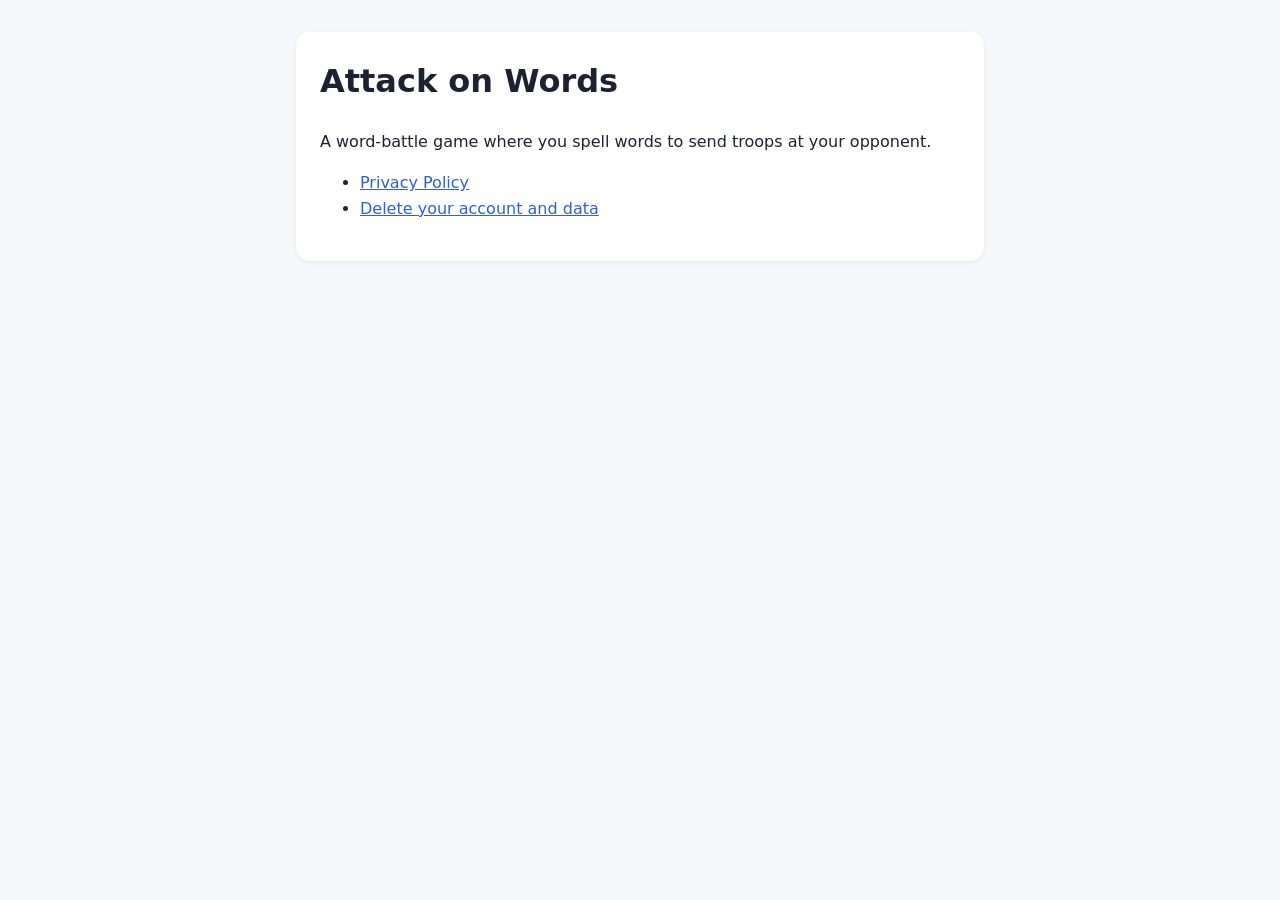
<file: index.html>
<!doctype html>
<html lang="en">
<head>
<meta charset="utf-8">
<meta name="viewport" content="width=device-width, initial-scale=1">
<title>Attack on Words</title>
<link rel="stylesheet" href="style.css">
</head>
<body>
<main>
  <div class="card">
    <h1>Attack on Words</h1>
    <p>A word-battle game where you spell words to send troops at your opponent.</p>
    <ul>
      <li><a href="privacy.html">Privacy Policy</a></li>
      <li><a href="delete-account.html">Delete your account and data</a></li>
    </ul>
  </div>
</main>
</body>
</html>
</file>
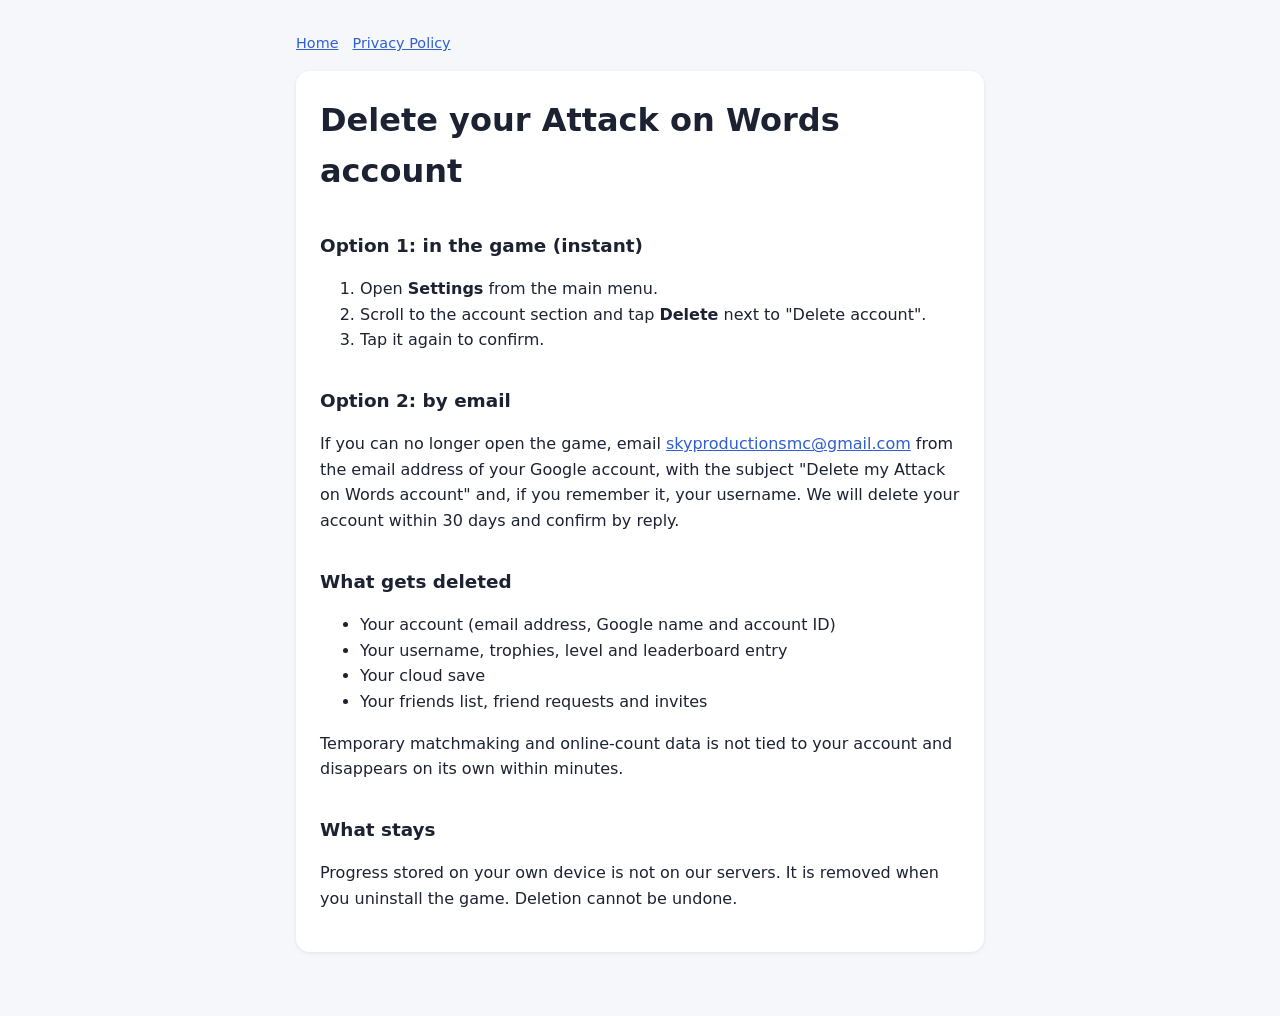
<file: delete-account.html>
<!doctype html>
<html lang="en">

<head>
  <meta charset="utf-8">
  <meta name="viewport" content="width=device-width, initial-scale=1">
  <title>Delete your account - Attack on Words</title>
  <link rel="stylesheet" href="style.css">
</head>

<body>
  <main>
    <nav><a href="index.html">Home</a><a href="privacy.html">Privacy Policy</a></nav>
    <div class="card">
      <h1>Delete your Attack on Words account</h1>

      <h2>Option 1: in the game (instant)</h2>
      <ol>
        <li>Open <strong>Settings</strong> from the main menu.</li>
        <li>Scroll to the account section and tap <strong>Delete</strong> next to "Delete account".</li>
        <li>Tap it again to confirm.</li>
      </ol>

      <h2>Option 2: by email</h2>
      <p>If you can no longer open the game, email <a
          href="mailto:skyproductionsmc@gmail.com?subject=Delete%20my%20Attack%20on%20Words%20account">skyproductionsmc@gmail.com</a>
        from the email address of your Google account, with the subject "Delete my Attack on Words account" and, if you
        remember it, your username. We will delete your account within 30 days and confirm by reply.</p>

      <h2>What gets deleted</h2>
      <ul>
        <li>Your account (email address, Google name and account ID)</li>
        <li>Your username, trophies, level and leaderboard entry</li>
        <li>Your cloud save</li>
        <li>Your friends list, friend requests and invites</li>
      </ul>
      <p>Temporary matchmaking and online-count data is not tied to your account and disappears on its own within
        minutes.</p>

      <h2>What stays</h2>
      <p>Progress stored on your own device is not on our servers. It is removed when you uninstall the game. Deletion
        cannot be undone.</p>
    </div>
  </main>
</body>

</html>
</file>
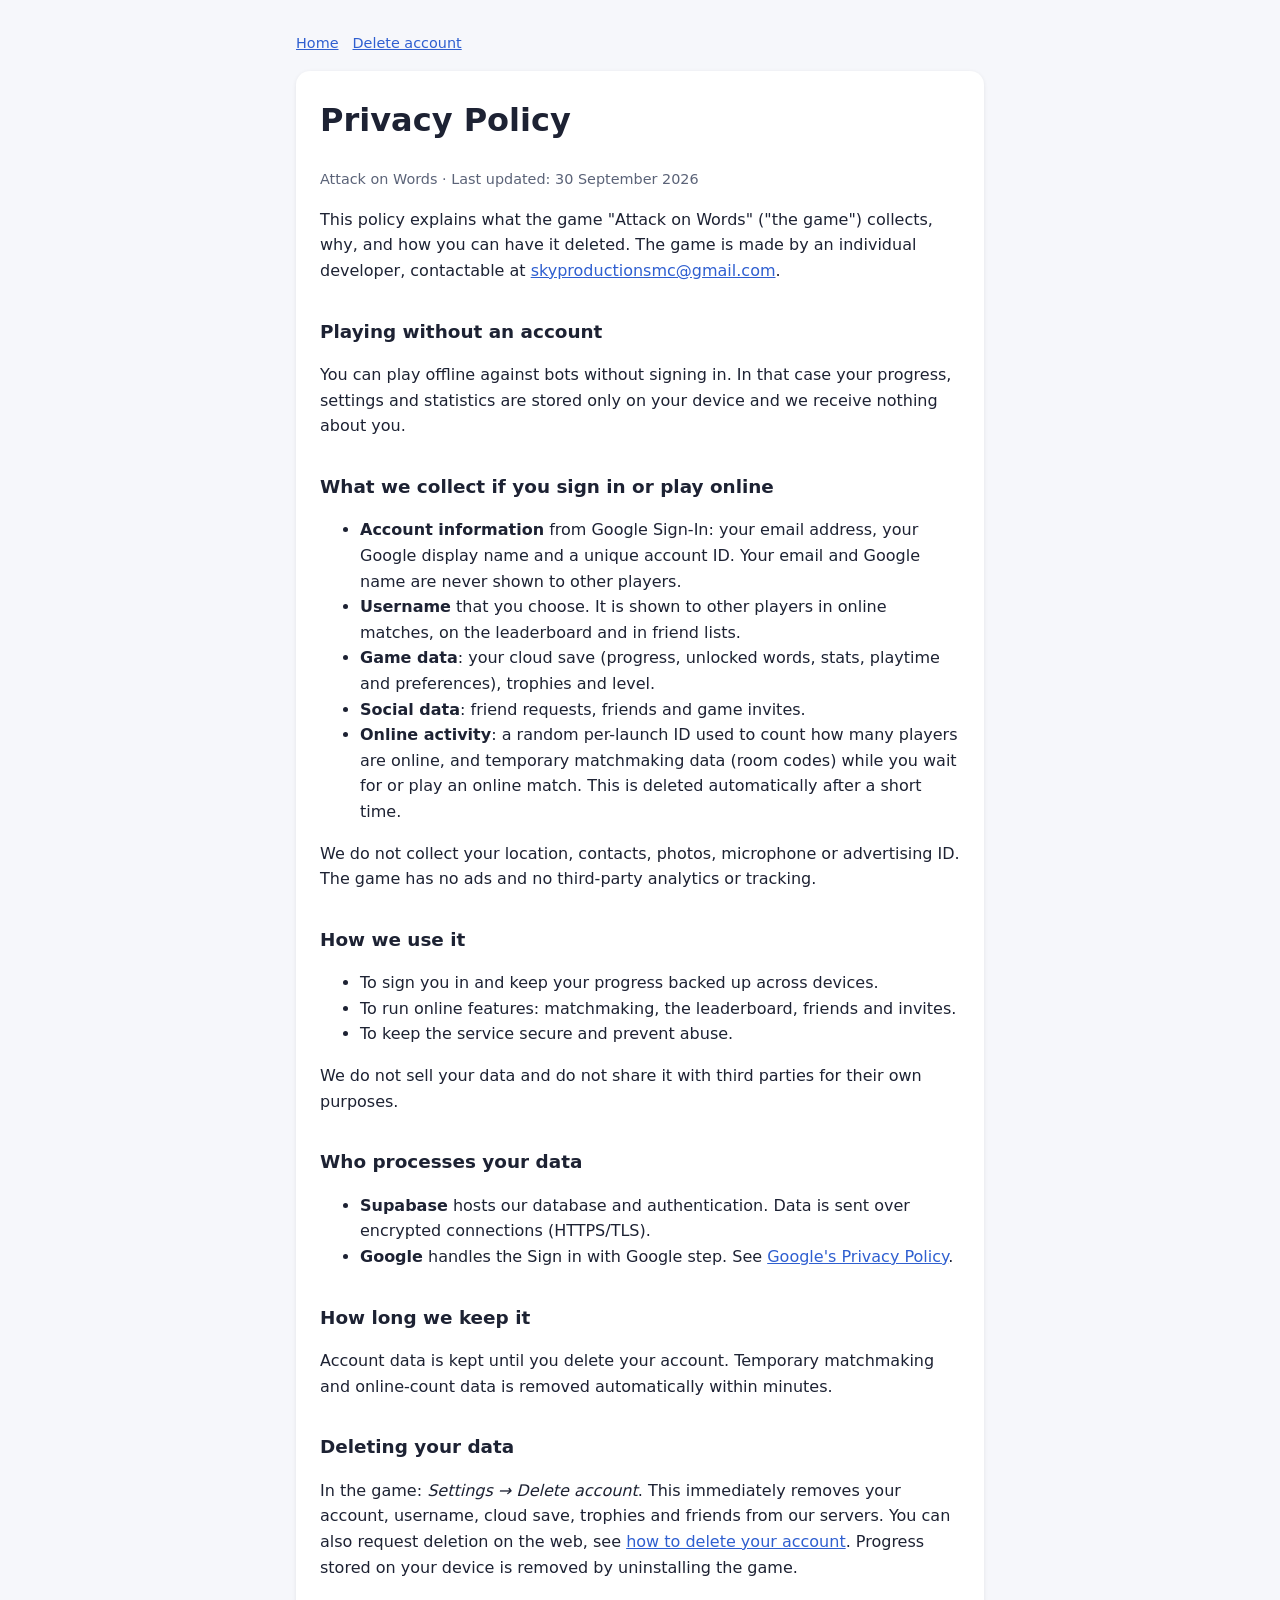
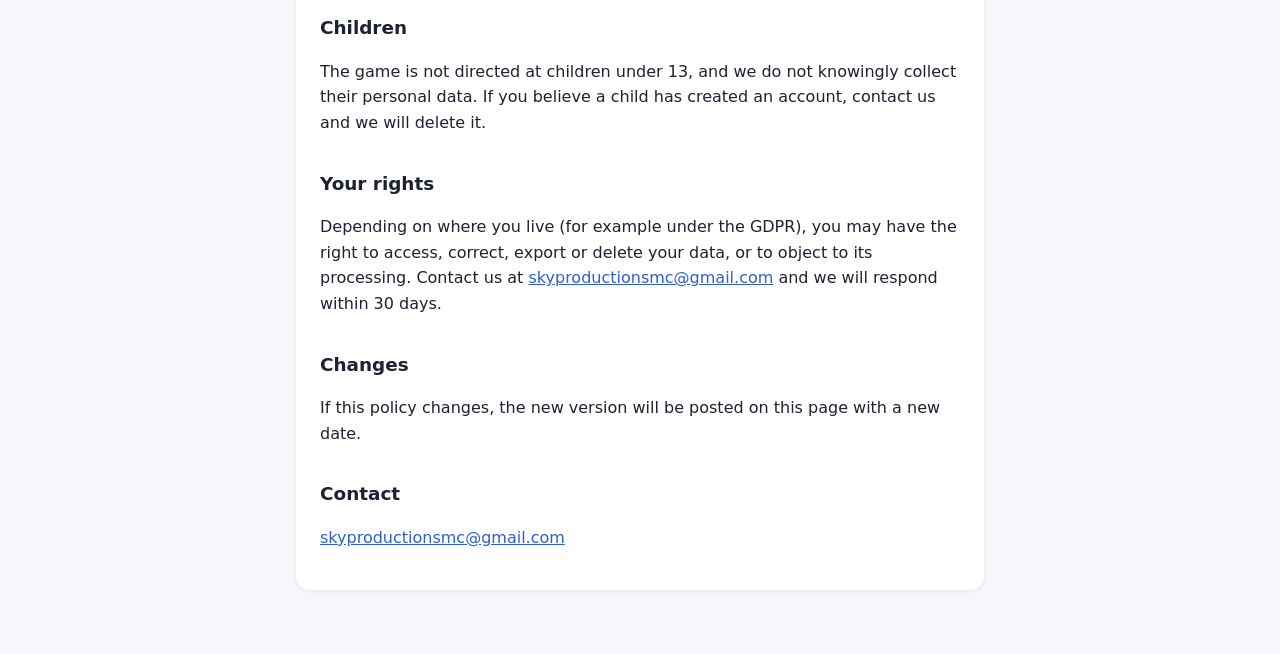
<file: privacy.html>
<!doctype html>
<html lang="en">

<head>
  <meta charset="utf-8">
  <meta name="viewport" content="width=device-width, initial-scale=1">
  <title>Privacy Policy - Attack on Words</title>
  <link rel="stylesheet" href="style.css">
</head>

<body>
  <main>
    <nav><a href="index.html">Home</a><a href="delete-account.html">Delete account</a></nav>
    <div class="card">
      <h1>Privacy Policy</h1>
      <p class="muted">Attack on Words &middot; Last updated: 30 September 2026</p>

      <p>This policy explains what the game "Attack on Words" ("the game") collects, why, and how you can have it
        deleted. The game is made by an individual developer, contactable at <a
          href="mailto:skyproductionsmc@gmail.com">skyproductionsmc@gmail.com</a>.</p>

      <h2>Playing without an account</h2>
      <p>You can play offline against bots without signing in. In that case your progress, settings and statistics are
        stored only on your device and we receive nothing about you.</p>

      <h2>What we collect if you sign in or play online</h2>
      <ul>
        <li><strong>Account information</strong> from Google Sign-In: your email address, your Google display name and a
          unique account ID. Your email and Google name are never shown to other players.</li>
        <li><strong>Username</strong> that you choose. It is shown to other players in online matches, on the
          leaderboard and in friend lists.</li>
        <li><strong>Game data</strong>: your cloud save (progress, unlocked words, stats, playtime and preferences),
          trophies and level.</li>
        <li><strong>Social data</strong>: friend requests, friends and game invites.</li>
        <li><strong>Online activity</strong>: a random per-launch ID used to count how many players are online, and
          temporary matchmaking data (room codes) while you wait for or play an online match. This is deleted
          automatically after a short time.</li>
      </ul>
      <p>We do not collect your location, contacts, photos, microphone or advertising ID. The game has no ads and no
        third-party analytics or tracking.</p>

      <h2>How we use it</h2>
      <ul>
        <li>To sign you in and keep your progress backed up across devices.</li>
        <li>To run online features: matchmaking, the leaderboard, friends and invites.</li>
        <li>To keep the service secure and prevent abuse.</li>
      </ul>
      <p>We do not sell your data and do not share it with third parties for their own purposes.</p>

      <h2>Who processes your data</h2>
      <ul>
        <li><strong>Supabase</strong> hosts our database and authentication. Data is sent over encrypted connections
          (HTTPS/TLS).</li>
        <li><strong>Google</strong> handles the Sign in with Google step. See <a
            href="https://policies.google.com/privacy">Google's Privacy Policy</a>.</li>
      </ul>

      <h2>How long we keep it</h2>
      <p>Account data is kept until you delete your account. Temporary matchmaking and online-count data is removed
        automatically within minutes.</p>

      <h2>Deleting your data</h2>
      <p>In the game: <em>Settings &rarr; Delete account</em>. This immediately removes your account, username, cloud
        save, trophies and friends from our servers. You can also request deletion on the web, see <a
          href="delete-account.html">how to delete your account</a>. Progress stored on your device is removed by
        uninstalling the game.</p>

      <h2>Children</h2>
      <p>The game is not directed at children under 13, and we do not knowingly collect their personal data. If you
        believe a child has created an account, contact us and we will delete it.</p>

      <h2>Your rights</h2>
      <p>Depending on where you live (for example under the GDPR), you may have the right to access, correct, export or
        delete your data, or to object to its processing. Contact us at <a
          href="mailto:skyproductionsmc@gmail.com">skyproductionsmc@gmail.com</a> and we will respond within 30 days.
      </p>

      <h2>Changes</h2>
      <p>If this policy changes, the new version will be posted on this page with a new date.</p>

      <h2>Contact</h2>
      <p><a href="mailto:skyproductionsmc@gmail.com">skyproductionsmc@gmail.com</a></p>
    </div>
  </main>
</body>

</html>
</file>
<file: style.css>
:root { --bg: #f6f7fb; --card: #fff; --text: #1d2233; --muted: #5b6378; --accent: #2f5fd0; }
@media (prefers-color-scheme: dark) {
  :root { --bg: #14171f; --card: #1d212c; --text: #e8eaf2; --muted: #98a0b5; --accent: #7aa2ff; }
}
* { box-sizing: border-box; }
body { margin: 0; background: var(--bg); color: var(--text); font: 16px/1.6 system-ui, -apple-system, "Segoe UI", Roboto, sans-serif; }
main { max-width: 720px; margin: 0 auto; padding: 32px 16px 64px; }
.card { background: var(--card); border-radius: 14px; padding: 24px; box-shadow: 0 1px 4px rgba(0,0,0,.08); }
h1 { margin-top: 0; }
h2 { margin-top: 1.8em; font-size: 1.15rem; }
a { color: var(--accent); }
.muted { color: var(--muted); font-size: .9rem; }
nav { margin-bottom: 16px; font-size: .9rem; }
nav a { margin-right: 14px; }
</file>
